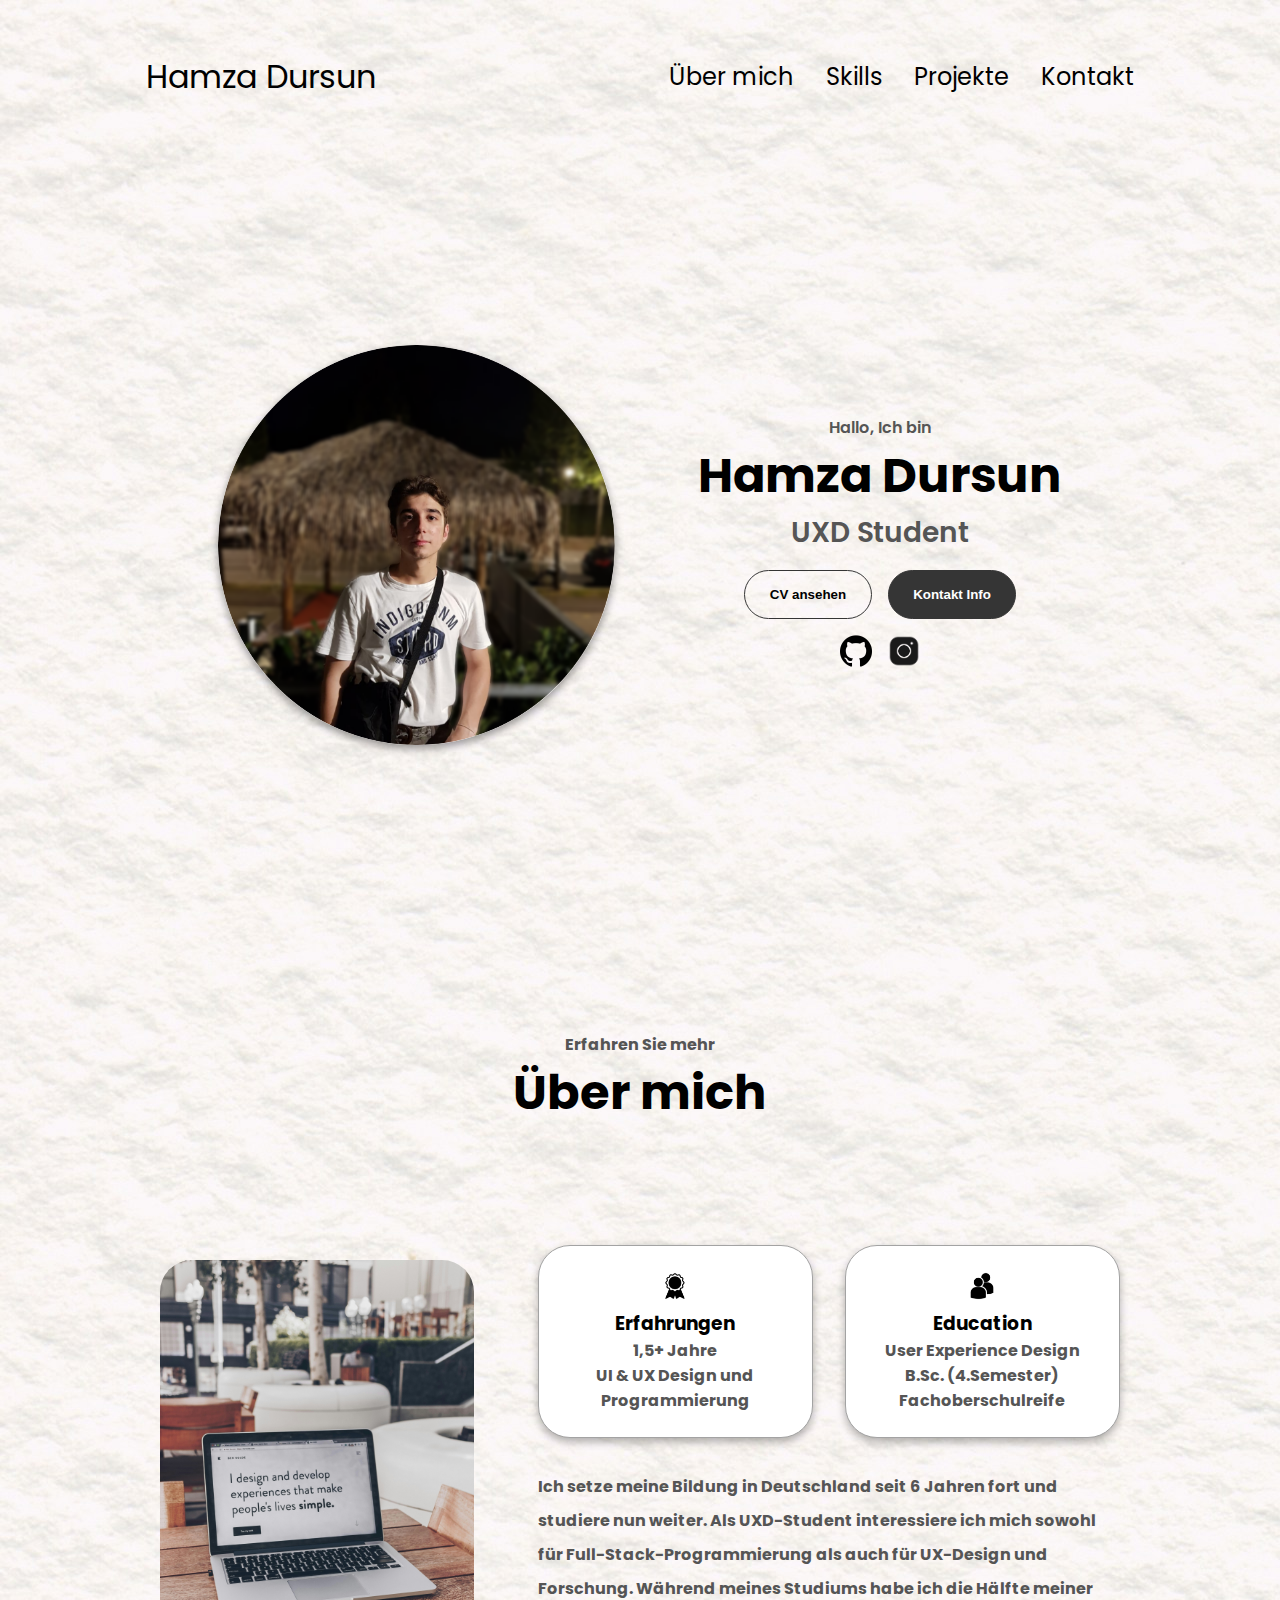
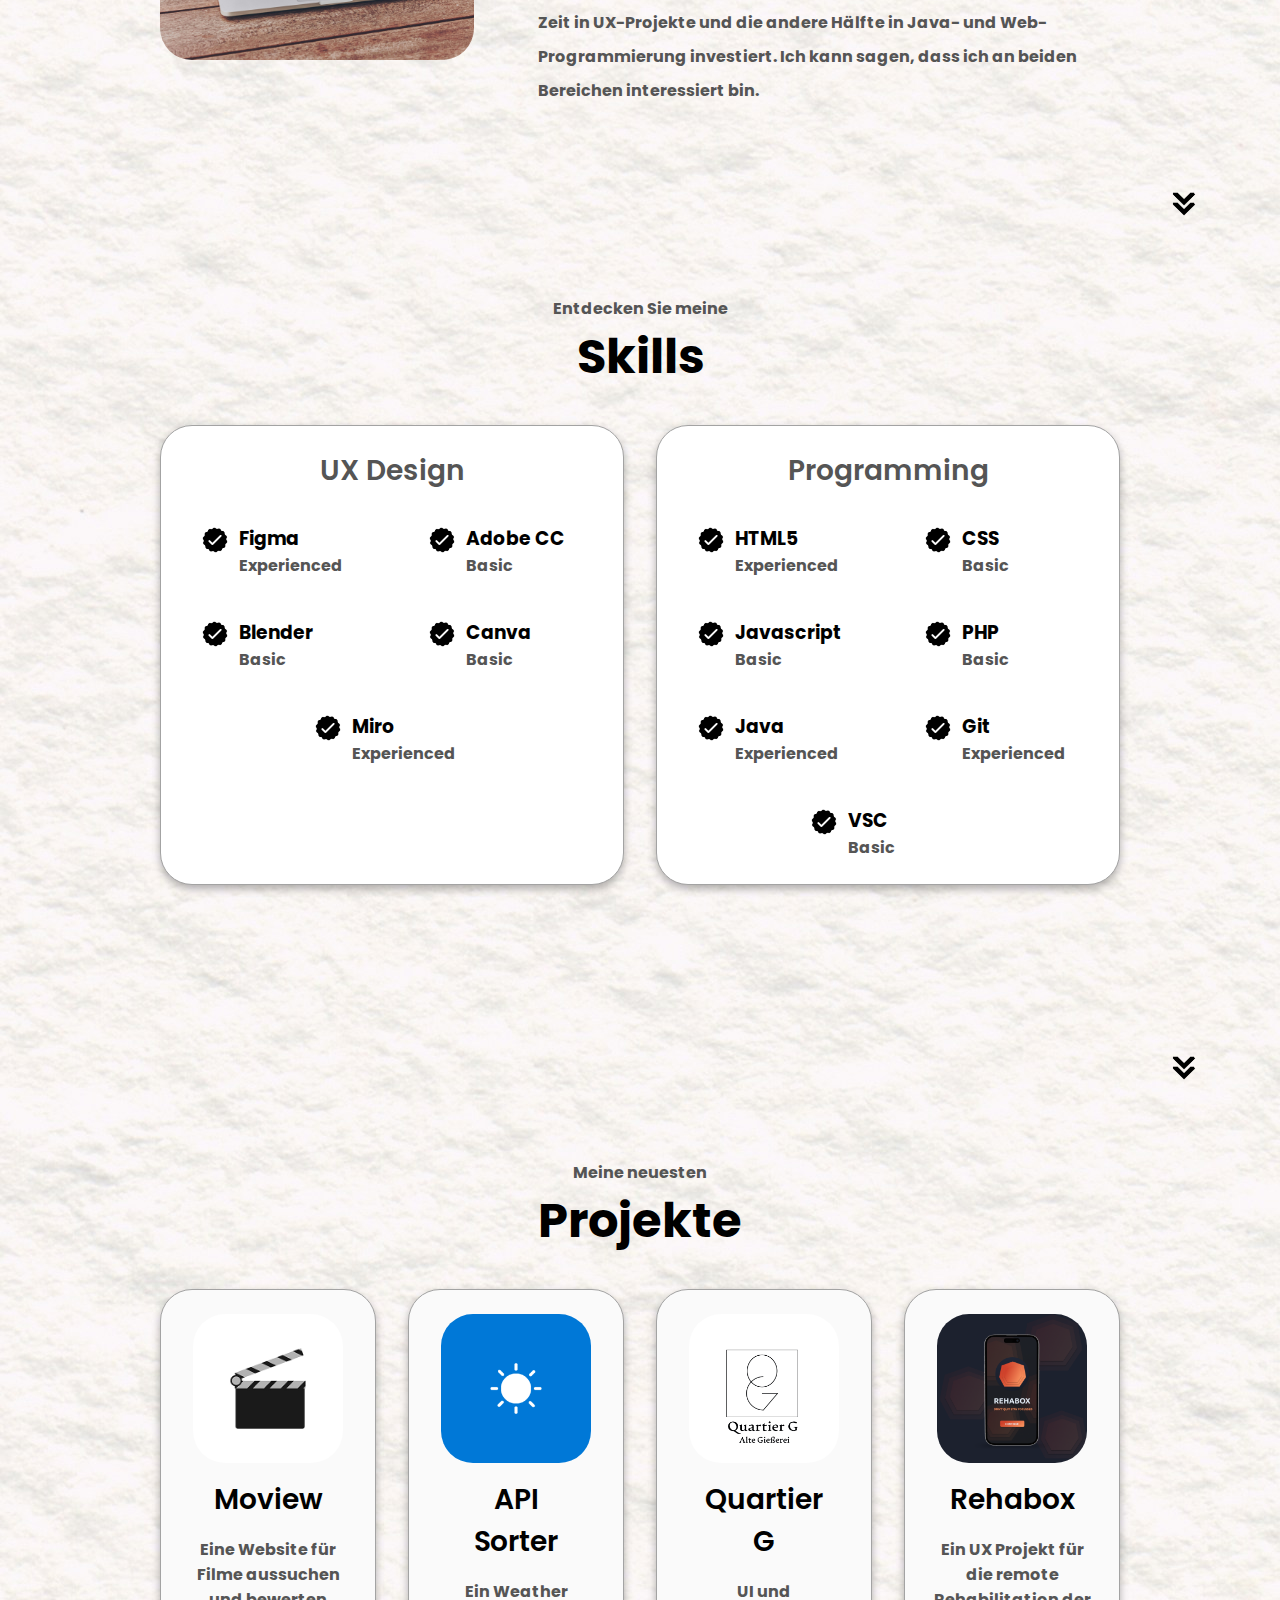
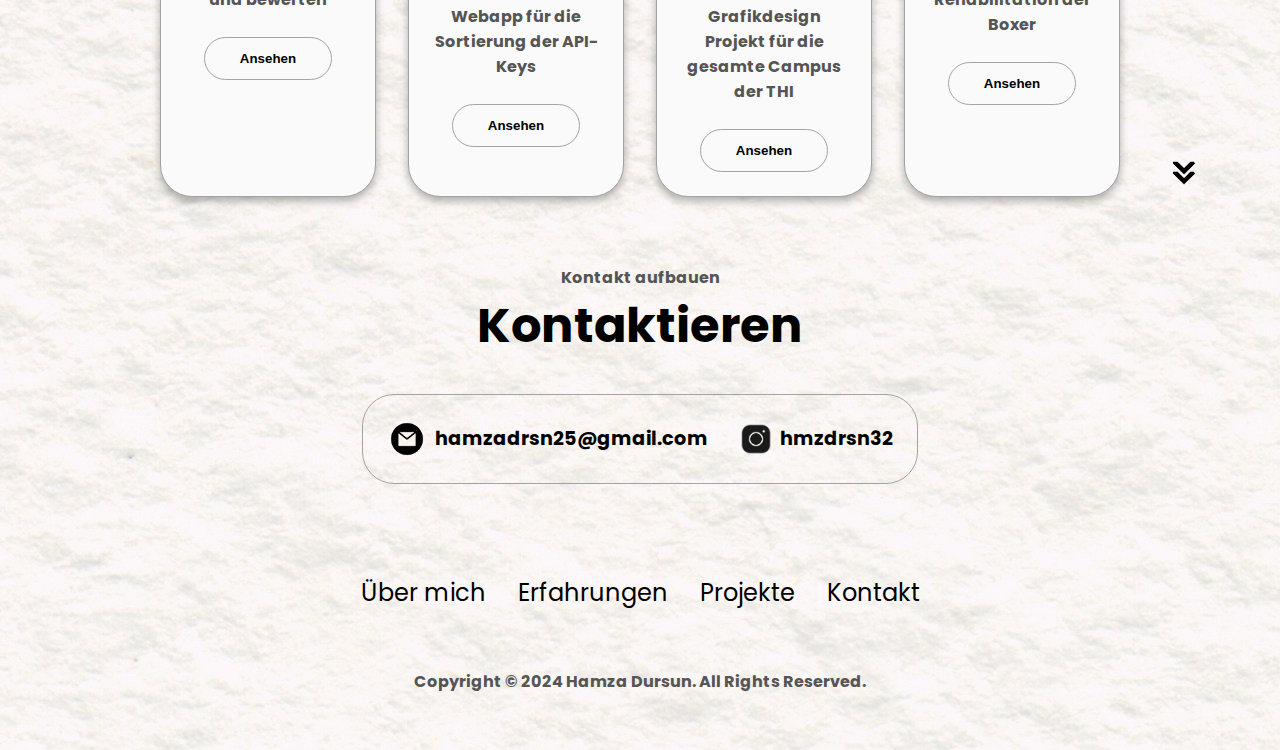
<file: index.html>
<!DOCTYPE html>
<html lang="en">
  <head>
    <meta charset="UTF-8" />
    <meta http-equiv="X-UA-Compatible" content="IE=edge" />
    <meta name="viewport" content="width=device-width, initial-scale=1.0" />
    <title>My Portfolio</title>
    <link rel="stylesheet" href="styles.css" />
    <link rel="stylesheet" href="mediaqueries.css" />
    <style>
      .background-image {
        background-image: url("assets/olga-thelavart-vS3idIiYxX0-unsplash.jpg");
      }
    </style>
  </head>
  <body>
    <div class="background-image">
      <nav id="desktop-nav">
        <div class="logo">Hamza Dursun</div>
        <div>
          <ul class="nav-links">
            <li><a href="#about">Über mich</a></li>
            <li><a href="#experience">Skills</a></li>
            <li><a href="#projects">Projekte</a></li>
            <li><a href="#contact">Kontakt</a></li>
          </ul>
        </div>
      </nav>
      <nav id="hamburger-nav">
        <div class="logo">Hamza Dursun</div>
        <div class="hamburger-menu">
          <div class="hamburger-icon" onclick="toggleMenu()">
            <span></span>
            <span></span>
            <span></span>
          </div>
          <div class="menu-links">
            <li><a href="#about" onclick="toggleMenu()">About</a></li>
            <li><a href="#experience" onclick="toggleMenu()">Experience</a></li>
            <li><a href="#projects" onclick="toggleMenu()">Projects</a></li>
            <li><a href="#contact" onclick="toggleMenu()">Contact</a></li>
          </div>
        </div>
      </nav>
      <section id="profile">
        <div class="section__pic-container">
          <img
            class="drop-shadow"
            src="./assets/hdpp.png"
            alt="Hamza Dursun profile picture"
          />
        </div>
        <div class="section__text">
          <p class="section__text__p1">Hallo, Ich bin</p>
          <h1 class="title">Hamza Dursun</h1>
          <p class="section__text__p2">UXD Student</p>
          <div class="btn-container">
            <button
              class="btn btn-color-2"
              onclick="window.open('./assets/CV-Hamza-Dursun.pdf')"
            >
              CV ansehen
            </button>
            <button
              class="btn btn-color-1"
              onclick="location.href='./#contact'"
            >
              Kontakt Info
            </button>
          </div>
          <div id="socials-container">
            <a href="https://github.com/hd2386" target="_blank">
              <img
                src="./assets/github.png"
                alt="My Github Profile"
                class="icon"
              />
            </a>
            <a
              href="https://www.instagram.com/hmzdrsn32?igsh=Z2JuY2h6b3B5d2Q1"
              target="_blank"
            >
              <img
                src="./assets/instalogo.png"
                alt="My Instagram Profile"
                class="icon"
              />
            </a>
          </div>
        </div>
      </section>
      <section id="about">
        <p class="section__text__p1">Erfahren Sie mehr</p>
        <h1 class="title">Über mich</h1>
        <div class="section-container">
          <div class="section__pic-container">
            <img
              src="assets/ben-kolde-bs2Ba7t69mM-unsplash.jpg"
              alt="Profile picture"
              class="about-pic"
            />
          </div>
          <div class="about-details-container">
            <div class="about-containers">
              <div class="details-container">
                <img
                  src="./assets/experience.png"
                  alt="Experience icon"
                  class="icon"
                />
                <h3>Erfahrungen</h3>
                <p>1,5+ Jahre <br />UI & UX Design und Programmierung</p>
              </div>
              <div class="details-container">
                <img
                  src="./assets/education.png"
                  alt="Education icon"
                  class="icon"
                />
                <h3>Education</h3>
                <p>
                  User Experience Design B.Sc. (4.Semester)<br />Fachoberschulreife
                </p>
              </div>
            </div>
            <div class="text-container">
              <p>
                Ich setze meine Bildung in Deutschland seit 6 Jahren fort und
                studiere nun weiter. Als UXD-Student interessiere ich mich
                sowohl für Full-Stack-Programmierung als auch für UX-Design und
                Forschung. Während meines Studiums habe ich die Hälfte meiner
                Zeit in UX-Projekte und die andere Hälfte in Java- und
                Web-Programmierung investiert. Ich kann sagen, dass ich an
                beiden Bereichen interessiert bin.
              </p>
            </div>
          </div>
        </div>
        <img
          src="./assets/arrow.png"
          alt="Arrow icon"
          class="icon arrow"
          onclick="location.href='./#experience'"
        />
      </section>
      <section id="experience">
        <p class="section__text__p1">Entdecken Sie meine</p>
        <h1 class="title">Skills</h1>
        <div class="experience-details-container">
          <div class="about-containers">
            <div class="details-container">
              <h2 class="experience-sub-title">UX Design</h2>
              <div class="article-container">
                <article>
                  <img
                    src="./assets/checkmark.png"
                    alt="Experience icon"
                    class="icon"
                  />
                  <div>
                    <h3>Figma</h3>
                    <p>Experienced</p>
                  </div>
                </article>
                <article>
                  <img
                    src="./assets/checkmark.png"
                    alt="Experience icon"
                    class="icon"
                  />
                  <div>
                    <h3>Adobe CC</h3>
                    <p>Basic</p>
                  </div>
                </article>
                <article>
                  <img
                    src="./assets/checkmark.png"
                    alt="Experience icon"
                    class="icon"
                  />
                  <div>
                    <h3>Blender</h3>
                    <p>Basic</p>
                  </div>
                </article>
                <article>
                  <img
                    src="./assets/checkmark.png"
                    alt="Experience icon"
                    class="icon"
                  />
                  <div>
                    <h3>Canva</h3>
                    <p>Basic</p>
                  </div>
                </article>
                <article>
                  <img
                    src="./assets/checkmark.png"
                    alt="Experience icon"
                    class="icon"
                  />
                  <div>
                    <h3>Miro</h3>
                    <p>Experienced</p>
                  </div>
                </article>
              </div>
            </div>
            <div class="details-container">
              <h2 class="experience-sub-title">Programming</h2>
              <div class="article-container">
                <article>
                  <img
                    src="./assets/checkmark.png"
                    alt="Experience icon"
                    class="icon"
                  />
                  <div>
                    <h3>HTML5</h3>
                    <p>Experienced</p>
                  </div>
                </article>
                <article>
                  <img
                    src="./assets/checkmark.png"
                    alt="Experience icon"
                    class="icon"
                  />
                  <div>
                    <h3>CSS</h3>
                    <p>Basic</p>
                  </div>
                </article>
                <article>
                  <img
                    src="./assets/checkmark.png"
                    alt="Experience icon"
                    class="icon"
                  />
                  <div>
                    <h3>Javascript</h3>
                    <p>Basic</p>
                  </div>
                </article>
                <article>
                  <img
                    src="./assets/checkmark.png"
                    alt="Experience icon"
                    class="icon"
                  />
                  <div>
                    <h3>PHP</h3>
                    <p>Basic</p>
                  </div>
                </article>
                <article>
                  <img
                    src="./assets/checkmark.png"
                    alt="Experience icon"
                    class="icon"
                  />
                  <div>
                    <h3>Java</h3>
                    <p>Experienced</p>
                  </div>
                </article>
                <article>
                  <img
                    src="./assets/checkmark.png"
                    alt="Experience icon"
                    class="icon"
                  />
                  <div>
                    <h3>Git</h3>
                    <p>Experienced</p>
                  </div>
                </article>
                <article>
                  <img
                    src="./assets/checkmark.png"
                    alt="Experience icon"
                    class="icon"
                  />
                  <div>
                    <h3>VSC</h3>
                    <p>Basic</p>
                  </div>
                </article>
              </div>
            </div>
          </div>
        </div>
        <img
          src="./assets/arrow.png"
          alt="Arrow icon"
          class="icon arrow"
          onclick="location.href='./#projects'"
        />
      </section>
      <section id="projects">
        <p class="section__text__p1">Meine neuesten</p>
        <h1 class="title">Projekte</h1>
        <div class="experience-details-container">
          <div class="about-containers">
            <div class="details-container color-container">
              <div class="article-container">
                <img
                  src="./assets/moview.jpg"
                  alt="Project 1"
                  class="project-img"
                />
              </div>
              <h2 class="experience-sub-title project-title">Moview</h2>
              <p>Eine Website für Filme aussuchen und bewerten</p>
              <br />
              <div class="btn-container">
                <button
                  class="btn btn-color-2 project-btn"
                  onclick="goToMoviewPage()"
                >
                  Ansehen
                </button>
              </div>
            </div>
            <div class="details-container color-container">
              <div class="article-container">
                <img
                  src="./assets/Weatherapi.png"
                  alt="Project 3"
                  class="project-img"
                />
              </div>
              <h2 class="experience-sub-title project-title">API Sorter</h2>
              <p>Ein Weather Webapp für die Sortierung der API-Keys</p>
              <br />
              <div class="btn-container">
                <button
                  class="btn btn-color-2 project-btn"
                  onclick="goToWeatherApiPage()"
                >
                  Ansehen
                </button>
              </div>
            </div>
            <div class="details-container color-container">
              <div class="article-container">
                <img
                  src="./assets/QGLogo.png"
                  alt="Project 1"
                  class="project-img"
                />
              </div>
              <h2 class="experience-sub-title project-title">Quartier G</h2>
              <p>UI und Grafikdesign Projekt für die gesamte Campus der THI</p>
              <br />
              <div class="btn-container">
                <button
                  class="btn btn-color-2 project-btn"
                  onclick="window.open('./assets/QGDoku.pdf')"
                >
                  Ansehen
                </button>
              </div>
            </div>
            <div class="details-container color-container">
              <div class="article-container">
                <img
                  src="./assets/rehabox.png"
                  alt="Project 2"
                  class="project-img"
                />
              </div>
              <h2 class="experience-sub-title project-title">Rehabox</h2>
              <p>Ein UX Projekt für die remote Rehabilitation der Boxer</p>
              <br />
              <div class="btn-container">
                <button
                  class="btn btn-color-2 project-btn"
                  onclick="window.open('./assets/RehaboxDoku.pdf')"
                >
                  Ansehen
                </button>
              </div>
            </div>
          </div>
        </div>
        <img
          src="./assets/arrow.png"
          alt="Arrow icon"
          class="icon arrow"
          onclick="location.href='./#contact'"
        />
      </section>
      <section id="contact">
        <p class="section__text__p1">Kontakt aufbauen</p>
        <h1 class="title">Kontaktieren</h1>
        <div class="contact-info-upper-container">
          <div class="contact-info-container">
            <img
              src="./assets/email.png"
              alt="Email icon"
              class="icon contact-icon email-icon"
            />
            <p>
              <a href="mailto:examplemail@gmail.com">hamzadrsn25@gmail.com</a>
            </p>
          </div>
          <div class="contact-info-container">
            <img
              src="./assets/instalogo.png"
              alt="LinkedIn icon"
              class="icon contact-icon"
            />
            <p>
              <a
                href="https://www.instagram.com/hmzdrsn32?igsh=Z2JuY2h6b3B5d2Q1"
                target="_blank"
                >hmzdrsn32</a
              >
            </p>
          </div>
        </div>
      </section>
      <footer>
        <nav>
          <div class="nav-links-container">
            <ul class="nav-links">
              <li><a href="#about">Über mich</a></li>
              <li><a href="#experience">Erfahrungen</a></li>
              <li><a href="#projects">Projekte</a></li>
              <li><a href="#contact">Kontakt</a></li>
            </ul>
          </div>
        </nav>
        <p>Copyright &#169; 2024 Hamza Dursun. All Rights Reserved.</p>
      </footer>
      <script src="script.js"></script>
    </div>
  </body>
</html>
</file>
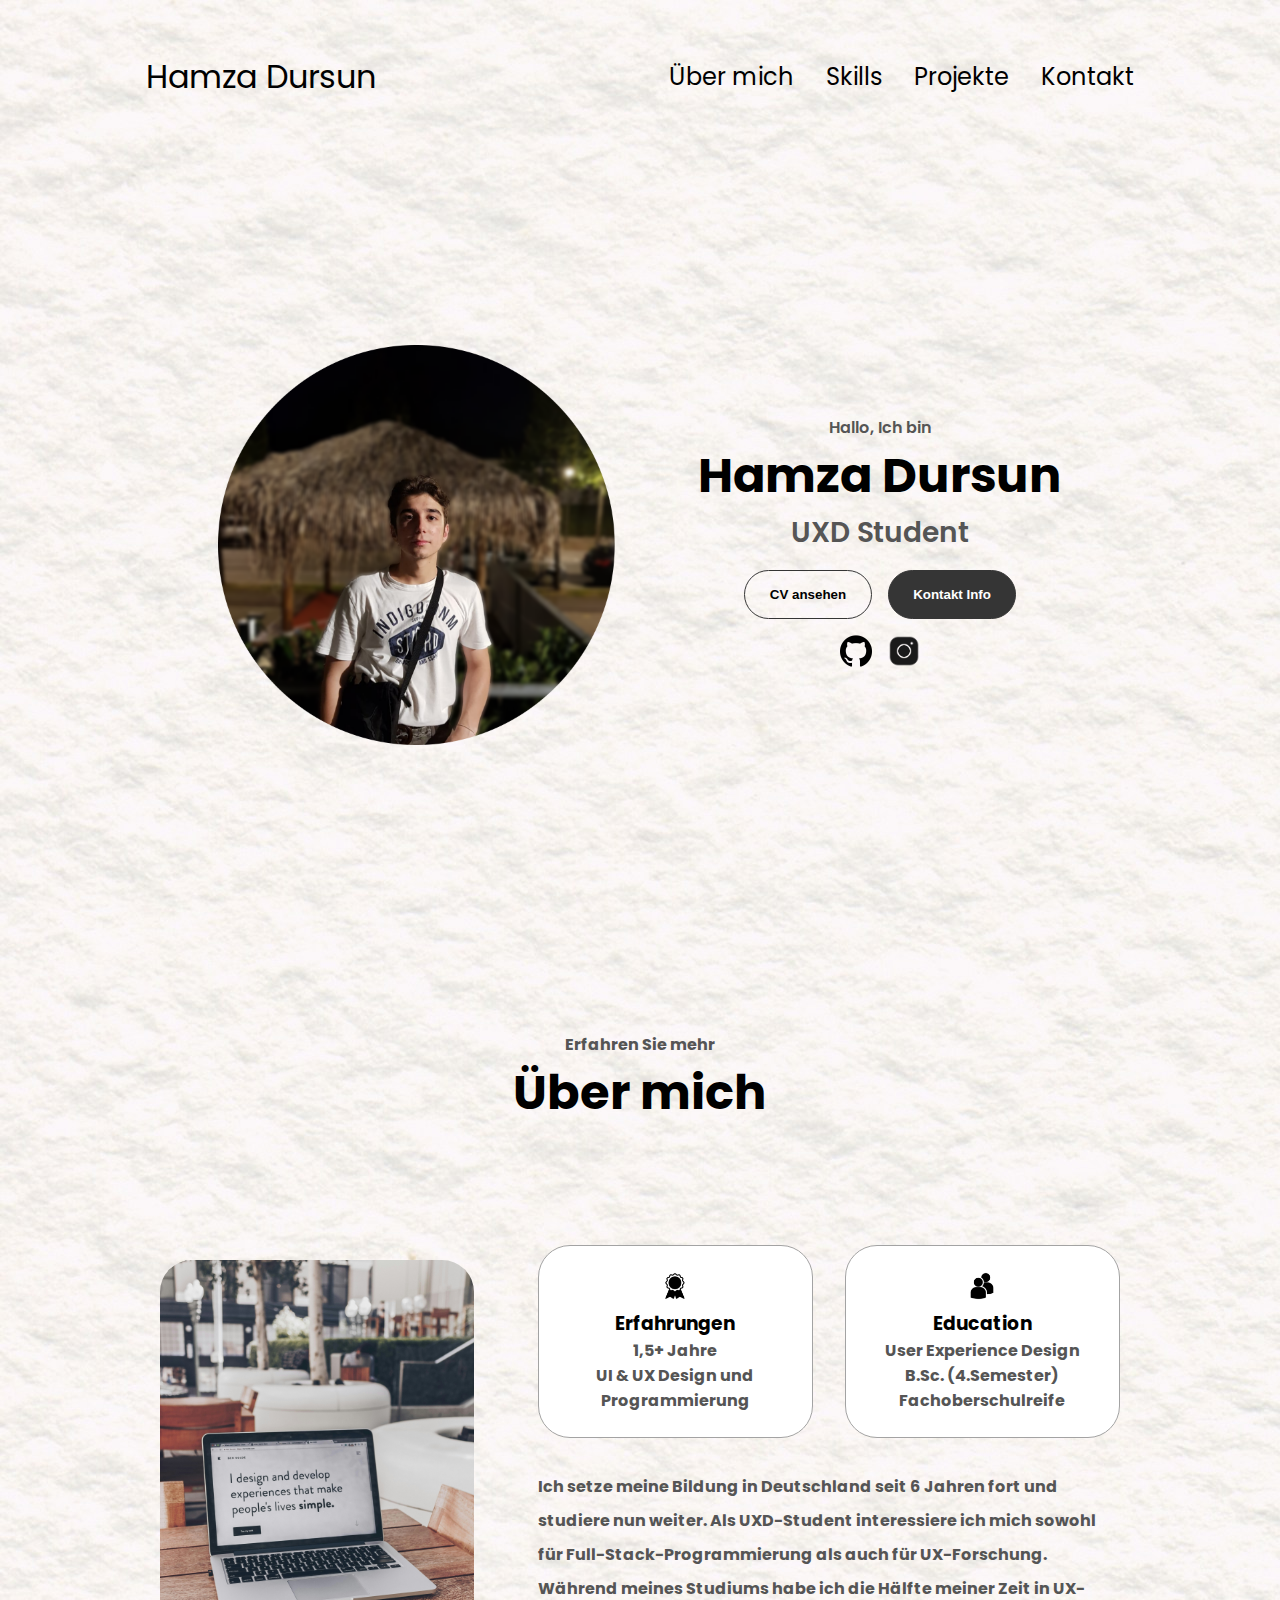
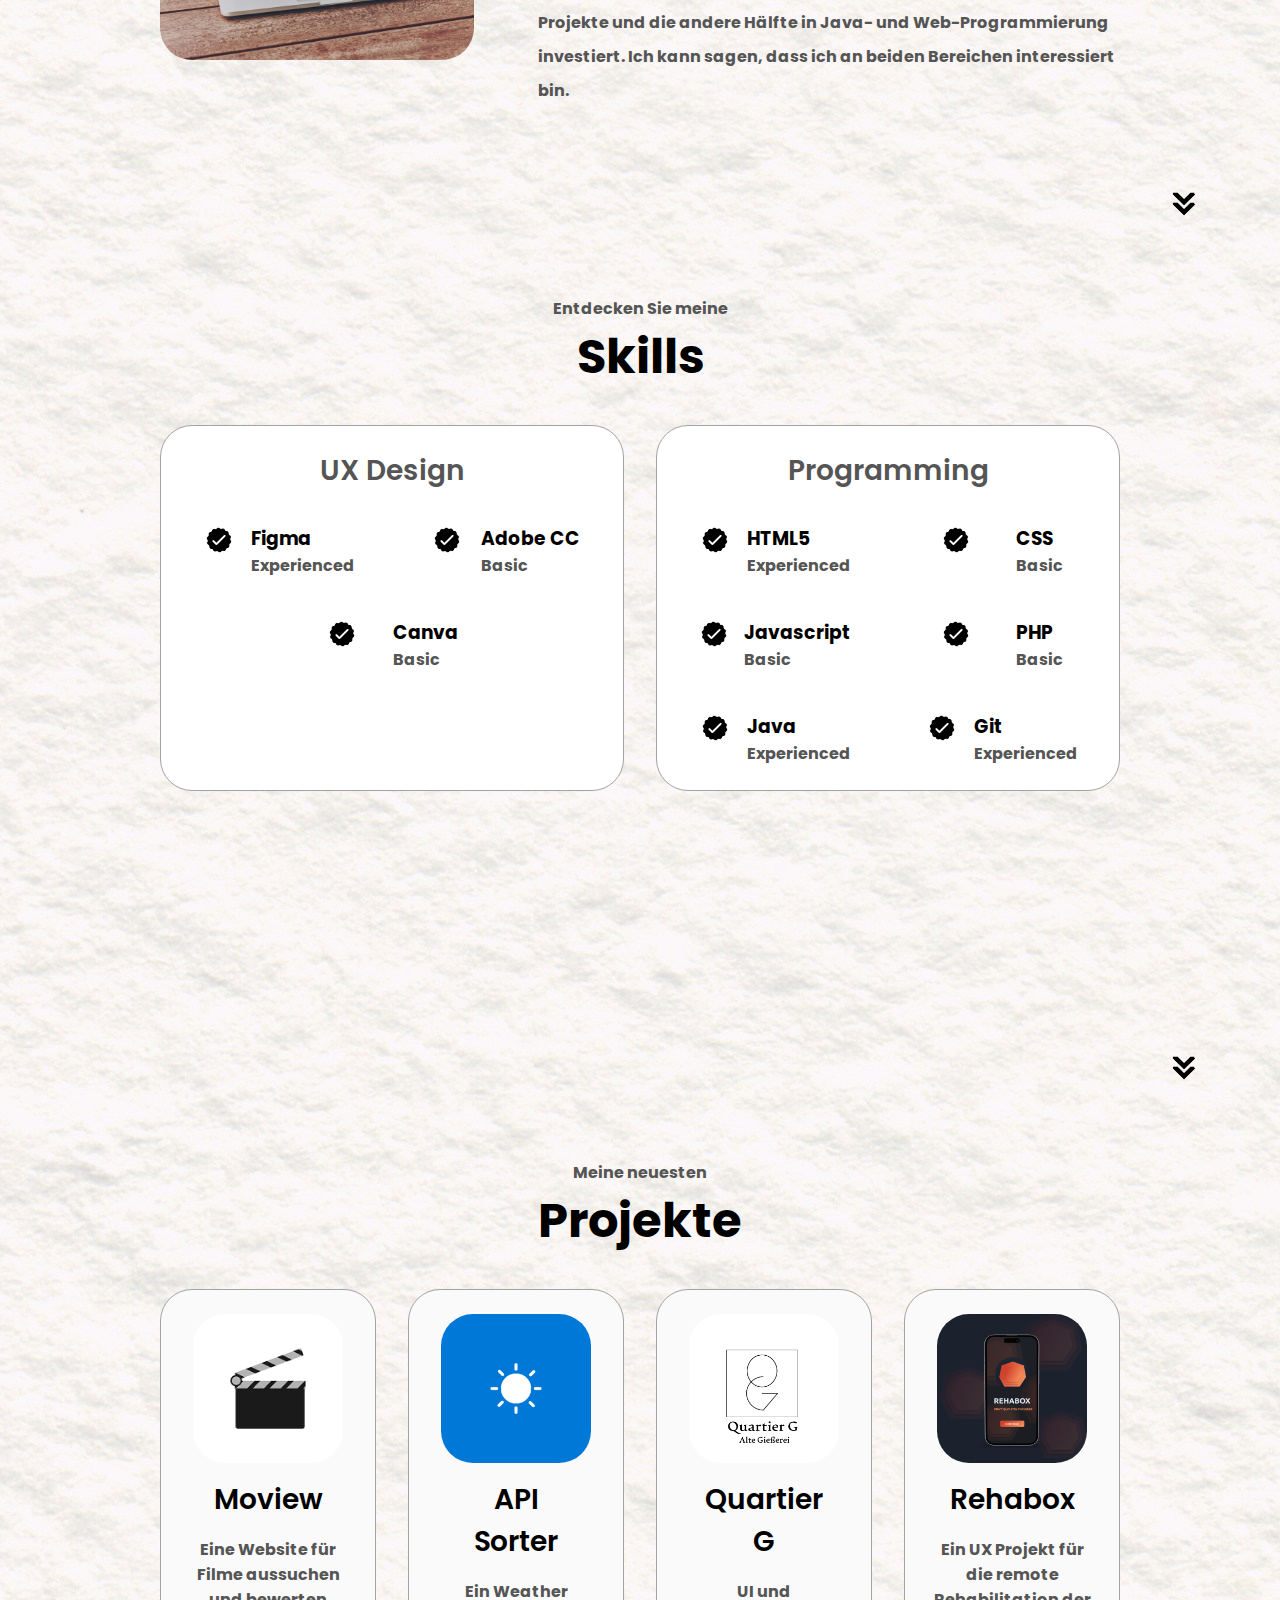
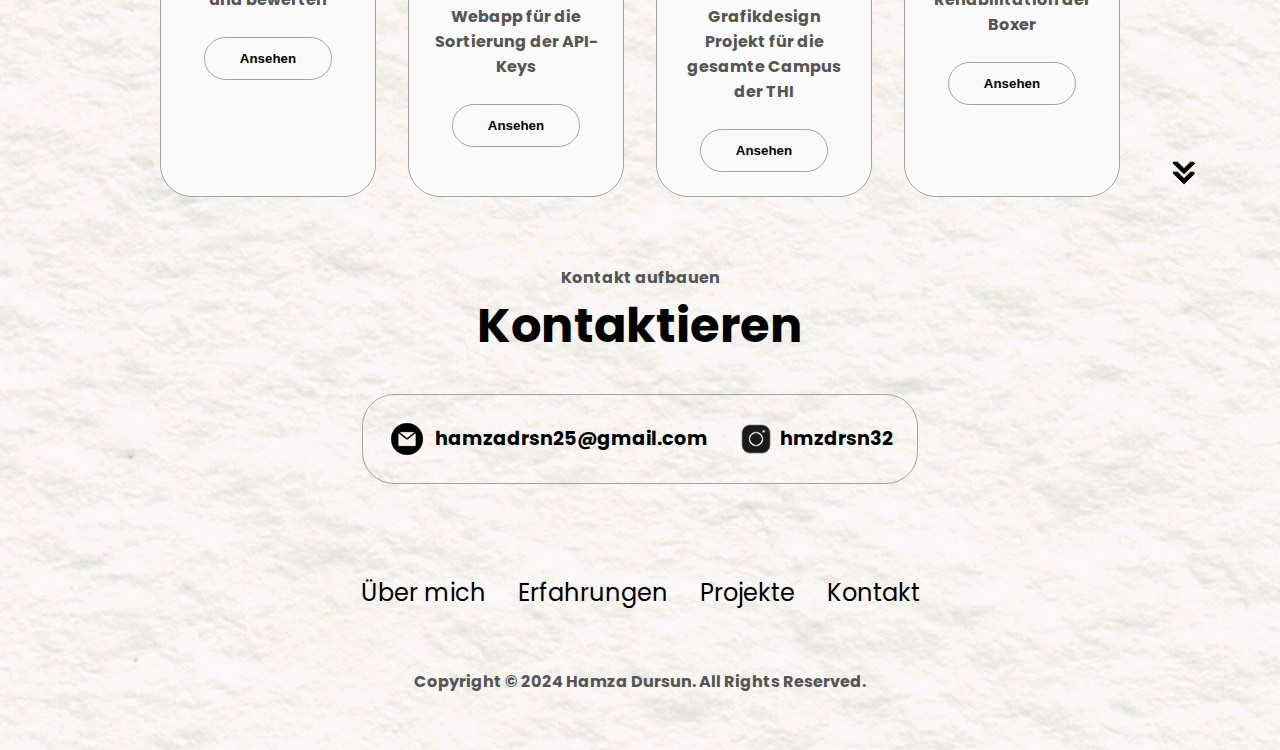
<file: Portfolio/index.html>
<!DOCTYPE html>
<html lang="en">
  <head>
    <meta charset="UTF-8" />
    <meta http-equiv="X-UA-Compatible" content="IE=edge" />
    <meta name="viewport" content="width=device-width, initial-scale=1.0" />
    <title>My Portfolio</title>
    <link rel="stylesheet" href="styles.css" />
    <link rel="stylesheet" href="mediaqueries.css" />
    <style>
      .background-image {
        background-image: url("assets/olga-thelavart-vS3idIiYxX0-unsplash.jpg");
      }
    </style>
  </head>
  <body>
    <div class="background-image">
      <nav id="desktop-nav">
        <div class="logo">Hamza Dursun</div>
        <div>
          <ul class="nav-links">
            <li><a href="#about">Über mich</a></li>
            <li><a href="#experience">Skills</a></li>
            <li><a href="#projects">Projekte</a></li>
            <li><a href="#contact">Kontakt</a></li>
          </ul>
        </div>
      </nav>
      <nav id="hamburger-nav">
        <div class="logo">Hamza Dursun</div>
        <div class="hamburger-menu">
          <div class="hamburger-icon" onclick="toggleMenu()">
            <span></span>
            <span></span>
            <span></span>
          </div>
          <div class="menu-links">
            <li><a href="#about" onclick="toggleMenu()">About</a></li>
            <li><a href="#experience" onclick="toggleMenu()">Experience</a></li>
            <li><a href="#projects" onclick="toggleMenu()">Projects</a></li>
            <li><a href="#contact" onclick="toggleMenu()">Contact</a></li>
          </div>
        </div>
      </nav>
      <section id="profile">
        <div class="section__pic-container">
          <img src="./assets/hdpp.png" alt="Hamza Dursun profile picture" />
        </div>
        <div class="section__text">
          <p class="section__text__p1">Hallo, Ich bin</p>
          <h1 class="title">Hamza Dursun</h1>
          <p class="section__text__p2">UXD Student</p>
          <div class="btn-container">
            <button
              class="btn btn-color-2"
              onclick="window.open('./assets/CV-Hamza-Dursun.pdf')"
            >
              CV ansehen
            </button>
            <button
              class="btn btn-color-1"
              onclick="location.href='./#contact'"
            >
              Kontakt Info
            </button>
          </div>
          <div id="socials-container">
            <a href="https://github.com/hd2386" target="_blank">
              <img
                src="./assets/github.png"
                alt="My Github Profile"
                class="icon"
              />
            </a>
            <a
              href="https://www.instagram.com/hmzdrsn32?igsh=Z2JuY2h6b3B5d2Q1"
              target="_blank"
            >
              <img
                src="./assets/instalogo.png"
                alt="My Instagram Profile"
                class="icon"
              />
            </a>
          </div>
        </div>
      </section>
      <section id="about">
        <p class="section__text__p1">Erfahren Sie mehr</p>
        <h1 class="title">Über mich</h1>
        <div class="section-container">
          <div class="section__pic-container">
            <img
              src="assets/ben-kolde-bs2Ba7t69mM-unsplash.jpg"
              alt="Profile picture"
              class="about-pic"
            />
          </div>
          <div class="about-details-container">
            <div class="about-containers">
              <div class="details-container">
                <img
                  src="./assets/experience.png"
                  alt="Experience icon"
                  class="icon"
                />
                <h3>Erfahrungen</h3>
                <p>1,5+ Jahre <br />UI & UX Design und Programmierung</p>
              </div>
              <div class="details-container">
                <img
                  src="./assets/education.png"
                  alt="Education icon"
                  class="icon"
                />
                <h3>Education</h3>
                <p>
                  User Experience Design B.Sc. (4.Semester)<br />Fachoberschulreife
                </p>
              </div>
            </div>
            <div class="text-container">
              <p>
                Ich setze meine Bildung in Deutschland seit 6 Jahren fort und
                studiere nun weiter. Als UXD-Student interessiere ich mich
                sowohl für Full-Stack-Programmierung als auch für UX-Forschung.
                Während meines Studiums habe ich die Hälfte meiner Zeit in
                UX-Projekte und die andere Hälfte in Java- und
                Web-Programmierung investiert. Ich kann sagen, dass ich an
                beiden Bereichen interessiert bin.
              </p>
            </div>
          </div>
        </div>
        <img
          src="./assets/arrow.png"
          alt="Arrow icon"
          class="icon arrow"
          onclick="location.href='./#experience'"
        />
      </section>
      <section id="experience">
        <p class="section__text__p1">Entdecken Sie meine</p>
        <h1 class="title">Skills</h1>
        <div class="experience-details-container">
          <div class="about-containers">
            <div class="details-container">
              <h2 class="experience-sub-title">UX Design</h2>
              <div class="article-container">
                <article>
                  <img
                    src="./assets/checkmark.png"
                    alt="Experience icon"
                    class="icon"
                  />
                  <div>
                    <h3>Figma</h3>
                    <p>Experienced</p>
                  </div>
                </article>
                <article>
                  <img
                    src="./assets/checkmark.png"
                    alt="Experience icon"
                    class="icon"
                  />
                  <div>
                    <h3>Adobe CC</h3>
                    <p>Basic</p>
                  </div>
                </article>
                <article>
                  <img
                    src="./assets/checkmark.png"
                    alt="Experience icon"
                    class="icon"
                  />
                  <div>
                    <h3>Canva</h3>
                    <p>Basic</p>
                  </div>
                </article>
              </div>
            </div>
            <div class="details-container">
              <h2 class="experience-sub-title">Programming</h2>
              <div class="article-container">
                <article>
                  <img
                    src="./assets/checkmark.png"
                    alt="Experience icon"
                    class="icon"
                  />
                  <div>
                    <h3>HTML5</h3>
                    <p>Experienced</p>
                  </div>
                </article>
                <article>
                  <img
                    src="./assets/checkmark.png"
                    alt="Experience icon"
                    class="icon"
                  />
                  <div>
                    <h3>CSS</h3>
                    <p>Basic</p>
                  </div>
                </article>
                <article>
                  <img
                    src="./assets/checkmark.png"
                    alt="Experience icon"
                    class="icon"
                  />
                  <div>
                    <h3>Javascript</h3>
                    <p>Basic</p>
                  </div>
                </article>
                <article>
                  <img
                    src="./assets/checkmark.png"
                    alt="Experience icon"
                    class="icon"
                  />
                  <div>
                    <h3>PHP</h3>
                    <p>Basic</p>
                  </div>
                </article>
                <article>
                  <img
                    src="./assets/checkmark.png"
                    alt="Experience icon"
                    class="icon"
                  />
                  <div>
                    <h3>Java</h3>
                    <p>Experienced</p>
                  </div>
                </article>
                <article>
                  <img
                    src="./assets/checkmark.png"
                    alt="Experience icon"
                    class="icon"
                  />
                  <div>
                    <h3>Git</h3>
                    <p>Experienced</p>
                  </div>
                </article>
              </div>
            </div>
          </div>
        </div>
        <img
          src="./assets/arrow.png"
          alt="Arrow icon"
          class="icon arrow"
          onclick="location.href='./#projects'"
        />
      </section>
      <section id="projects">
        <p class="section__text__p1">Meine neuesten</p>
        <h1 class="title">Projekte</h1>
        <div class="experience-details-container">
          <div class="about-containers">
            <div class="details-container color-container">
              <div class="article-container">
                <img
                  src="./assets/moview.jpg"
                  alt="Project 1"
                  class="project-img"
                />
              </div>
              <h2 class="experience-sub-title project-title">Moview</h2>
              <p>Eine Website für Filme aussuchen und bewerten</p>
              <br />
              <div class="btn-container">
                <button
                  class="btn btn-color-2 project-btn"
                  onclick="goToMoviewPage()"
                >
                  Ansehen
                </button>
              </div>
            </div>
            <div class="details-container color-container">
              <div class="article-container">
                <img
                  src="./assets/Weatherapi.png"
                  alt="Project 3"
                  class="project-img"
                />
              </div>
              <h2 class="experience-sub-title project-title">API Sorter</h2>
              <p>Ein Weather Webapp für die Sortierung der API-Keys</p>
              <br />
              <div class="btn-container">
                <button
                  class="btn btn-color-2 project-btn"
                  onclick="goToWeatherApiPage()"
                >
                  Ansehen
                </button>
              </div>
            </div>
            <div class="details-container color-container">
              <div class="article-container">
                <img
                  src="./assets/QGLogo.png"
                  alt="Project 1"
                  class="project-img"
                />
              </div>
              <h2 class="experience-sub-title project-title">Quartier G</h2>
              <p>UI und Grafikdesign Projekt für die gesamte Campus der THI</p>
              <br />
              <div class="btn-container">
                <button
                  class="btn btn-color-2 project-btn"
                  onclick="window.open('./assets/QGDoku.pdf')"
                >
                  Ansehen
                </button>
              </div>
            </div>
            <div class="details-container color-container">
              <div class="article-container">
                <img
                  src="./assets/rehabox.png"
                  alt="Project 2"
                  class="project-img"
                />
              </div>
              <h2 class="experience-sub-title project-title">Rehabox</h2>
              <p>Ein UX Projekt für die remote Rehabilitation der Boxer</p>
              <br />
              <div class="btn-container">
                <button
                  class="btn btn-color-2 project-btn"
                  onclick="window.open('./assets/RehaboxDoku.pdf')"
                >
                  Ansehen
                </button>
              </div>
            </div>
          </div>
        </div>
        <img
          src="./assets/arrow.png"
          alt="Arrow icon"
          class="icon arrow"
          onclick="location.href='./#contact'"
        />
      </section>
      <section id="contact">
        <p class="section__text__p1">Kontakt aufbauen</p>
        <h1 class="title">Kontaktieren</h1>
        <div class="contact-info-upper-container">
          <div class="contact-info-container">
            <img
              src="./assets/email.png"
              alt="Email icon"
              class="icon contact-icon email-icon"
            />
            <p>
              <a href="mailto:examplemail@gmail.com">hamzadrsn25@gmail.com</a>
            </p>
          </div>
          <div class="contact-info-container">
            <img
              src="./assets/instalogo.png"
              alt="LinkedIn icon"
              class="icon contact-icon"
            />
            <p>
              <a
                href="https://www.instagram.com/hmzdrsn32?igsh=Z2JuY2h6b3B5d2Q1"
                target="_blank"
                >hmzdrsn32</a
              >
            </p>
          </div>
        </div>
      </section>
      <footer>
        <nav>
          <div class="nav-links-container">
            <ul class="nav-links">
              <li><a href="#about">Über mich</a></li>
              <li><a href="#experience">Erfahrungen</a></li>
              <li><a href="#projects">Projekte</a></li>
              <li><a href="#contact">Kontakt</a></li>
            </ul>
          </div>
        </nav>
        <p>Copyright &#169; 2024 Hamza Dursun. All Rights Reserved.</p>
      </footer>
      <script src="script.js"></script>
    </div>
  </body>
</html>
</file>
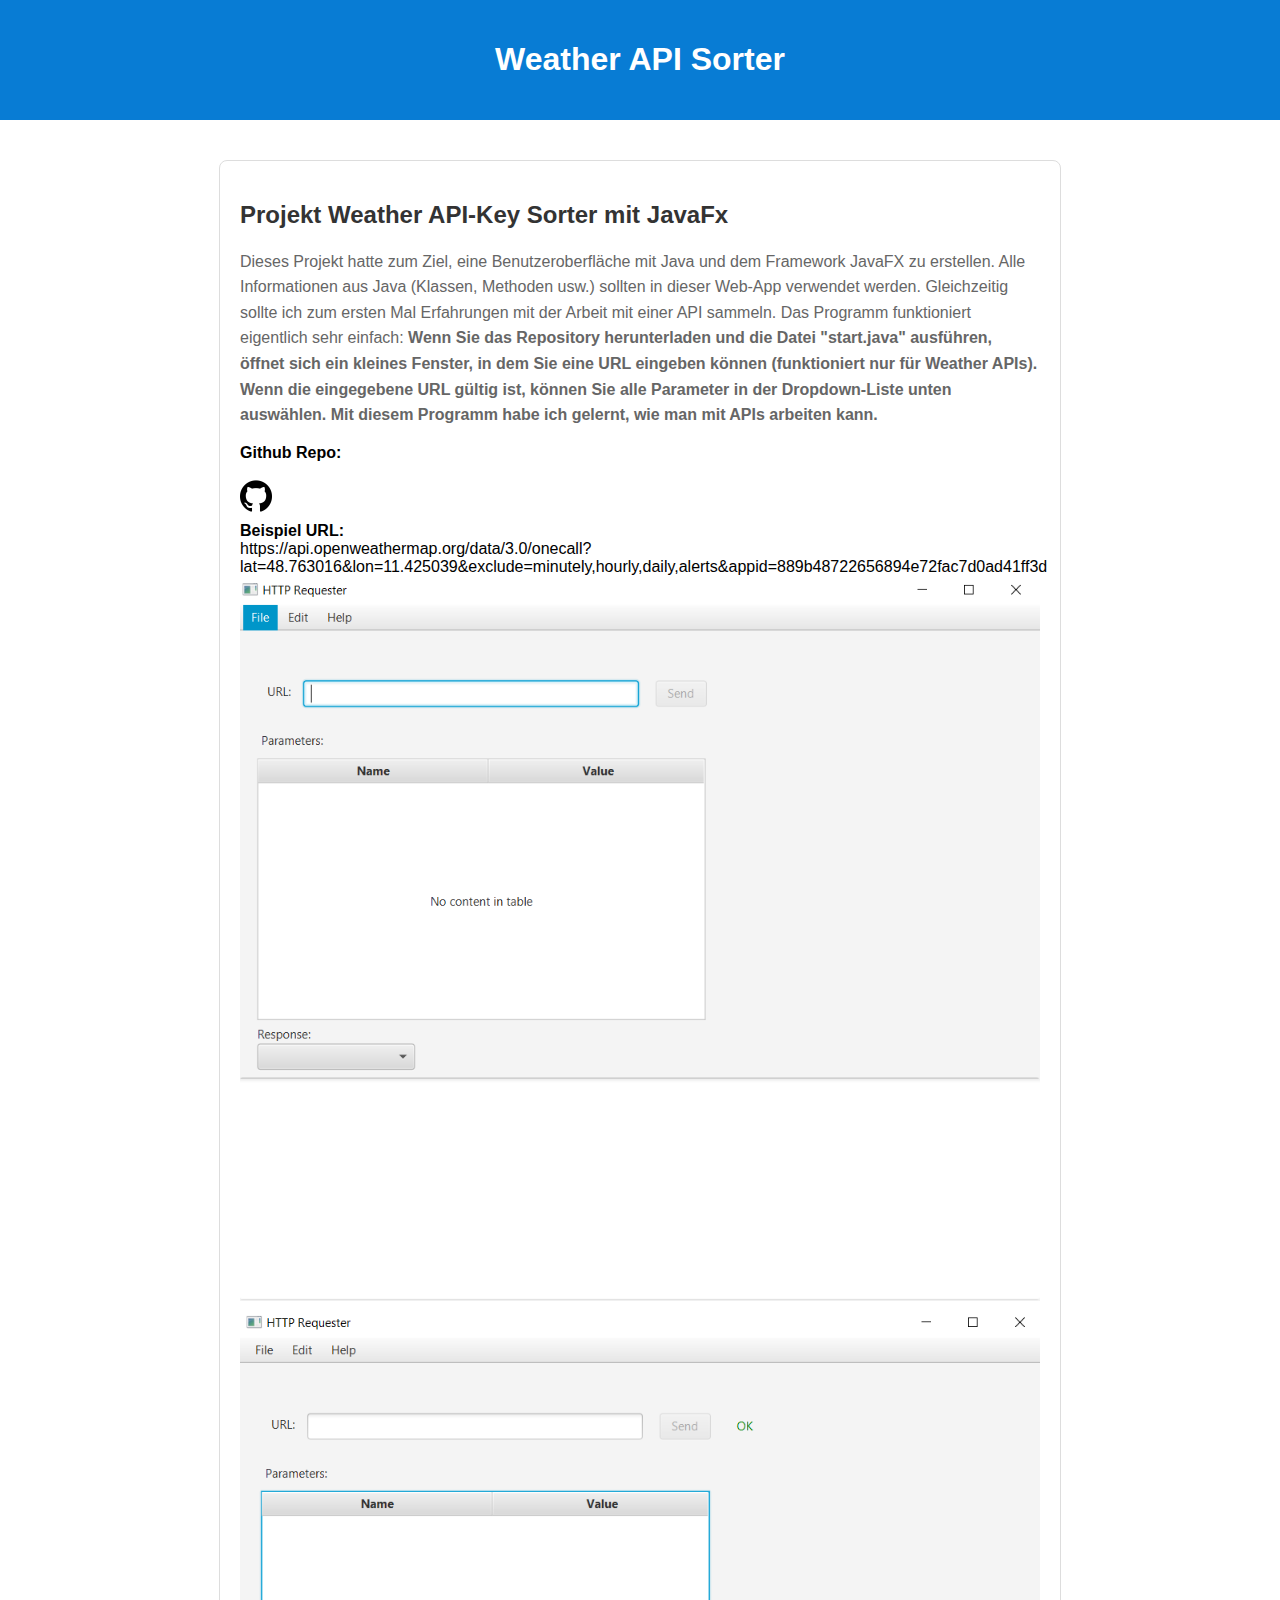
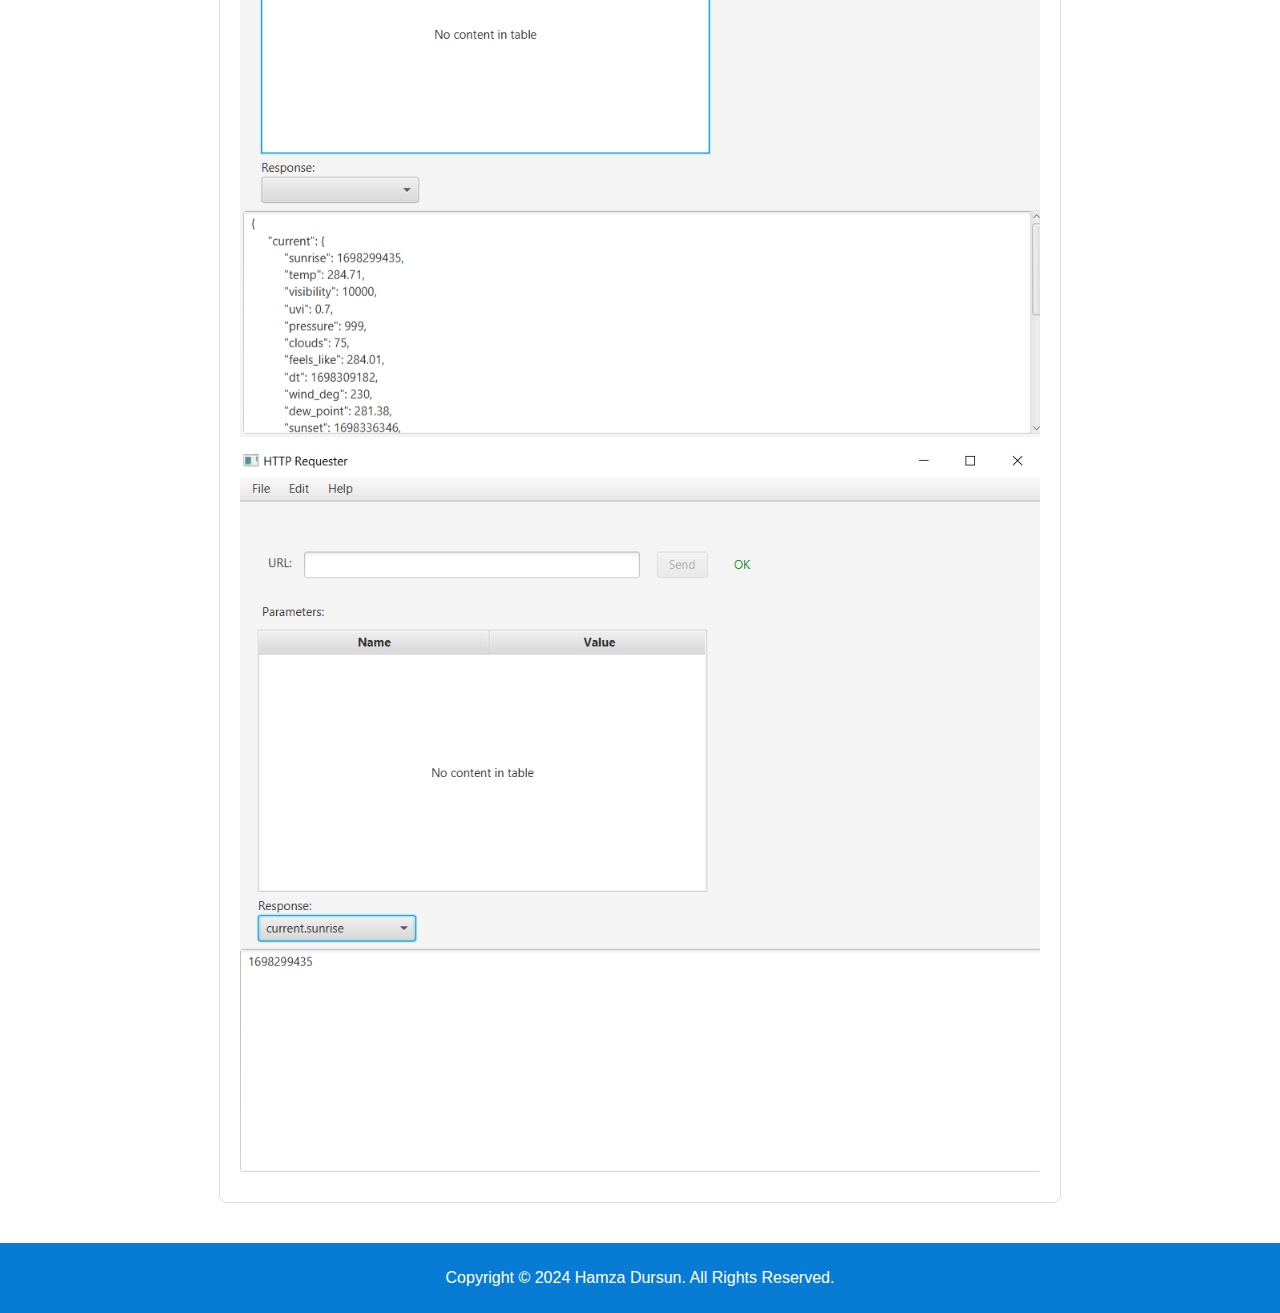
<file: WeatherApp/WeatherAPISorter.html>
<!DOCTYPE html>
<html lang="en">
  <head>
    <meta charset="UTF-8" />
    <meta name="viewport" content="width=device-width, initial-scale=1.0" />
    <title>Weather API Sorter</title>
    <link rel="stylesheet" href="weatheraapp.css" />
  </head>
  <body>
    <header>
      <h1>Weather API Sorter</h1>
    </header>
    <main>
      <article>
        <h2>Projekt Weather API-Key Sorter mit JavaFx</h2>
        <p>
          Dieses Projekt hatte zum Ziel, eine Benutzeroberfläche mit Java und
          dem Framework JavaFX zu erstellen. Alle Informationen aus Java
          (Klassen, Methoden usw.) sollten in dieser Web-App verwendet werden.
          Gleichzeitig sollte ich zum ersten Mal Erfahrungen mit der Arbeit mit
          einer API sammeln. Das Programm funktioniert eigentlich sehr einfach:
          <strong
            >Wenn Sie das Repository herunterladen und die Datei "start.java"
            ausführen, öffnet sich ein kleines Fenster, in dem Sie eine URL
            eingeben können (funktioniert nur für Weather APIs). Wenn die
            eingegebene URL gültig ist, können Sie alle Parameter in der
            Dropdown-Liste unten auswählen. Mit diesem Programm habe ich
            gelernt, wie man mit APIs arbeiten kann.</strong
          >
        </p>
        <strong>Github Repo:</strong>
        <br /><br />
        <a href="https://github.com/hd2386/Weather-API-Sorter" target="_blank">
          <img src="github.png" alt="Github WeatherAPI" class="icon" />
        </a>
        <strong>Beispiel URL: </strong>
        <br />
        https://api.openweathermap.org/data/3.0/onecall?lat=48.763016&lon=11.425039&exclude=minutely,hourly,daily,alerts&appid=889b48722656894e72fac7d0ad41ff3d

        <!-- Ekran görüntüleri buraya eklenebilir -->
        <img src="SS1.png" alt="Screenshot 1" />
        <img src="SS2.png" alt="Screenshot 2" />
        <img src="SS3.png" alt="Screenshot 3" />
      </article>
    </main>
    <footer>
      <p>Copyright &#169; 2024 Hamza Dursun. All Rights Reserved.</p>
    </footer>
  </body>
</html>
</file>
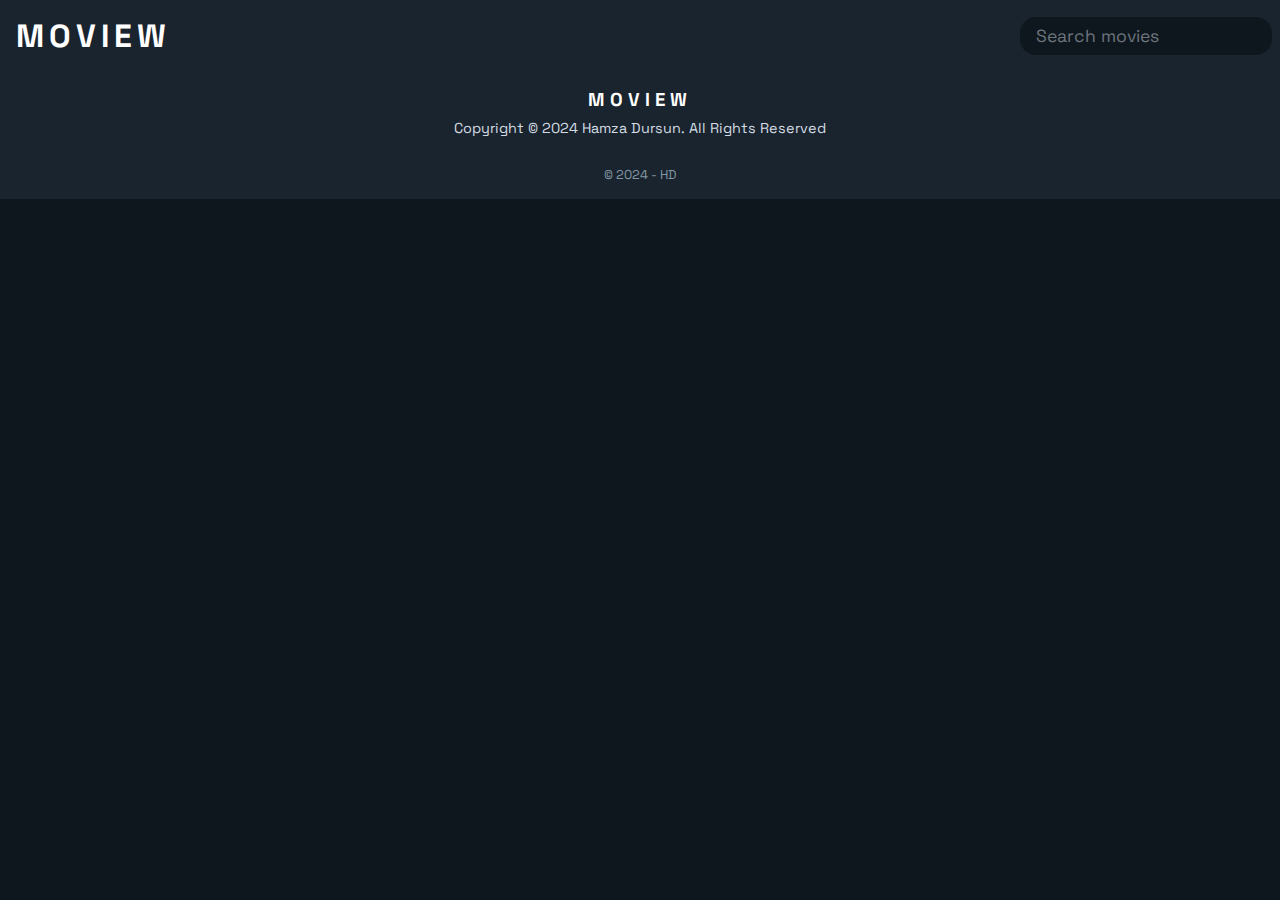
<file: Portfolio/MovieApp/moview.html>
<!DOCTYPE html>
<html lang="en">
  <head>
    <meta charset="UTF-8" />
    <meta http-equiv="X-UA-Compatible" content="IE=edge" />
    <meta name="viewport" content="width=device-width, initial-scale=1.0" />
    <!--Font Awesome-->
    <link
      rel="stylesheet"
      href="https://cdnjs.cloudflare.com/ajax/libs/font-awesome/6.1.2/css/all.min.css"
      integrity="sha512-1sCRPdkRXhBV2PBLUdRb4tMg1w2YPf37qatUFeS7zlBy7jJI8Lf4VHwWfZZfpXtYSLy85pkm9GaYVYMfw5BC1A=="
      crossorigin="anonymous"
      referrerpolicy="no-referrer"
    />
    <!--Custom CSS-->
    <link rel="stylesheet" href="movieapp.css" />
    <!--Script-->
    <script src="movieapp.js" defer></script>
    <title>Moview</title>
  </head>
  <body>
    <header>
      <h1>MOVIEW</h1>
      <form id="form">
        <input
          autocomplete="off"
          type="text"
          class="search"
          placeholder="Search movies"
          id="search"
        />
      </form>
    </header>
    <main id="main">
      <!-- <div class="movie">
        <img
          src="https://media.istockphoto.com/vectors/movie-time-vector-illustration-cinema-poster-concept-on-red-round-vector-id911590226?k=20&m=911590226&s=612x612&w=0&h=HlJtSKF-fLsKFy1QJ-EVnxXkktBKNS-3jUQPXsSasYs="
          alt="Movie Image"
        />
        <div class="movie-info">
          <h3>Movie Title</h3>
          <span class="green">9.6</span>
        </div>
        <div class="overview">
          <h3>Overview</h3>
          <p>
            Lorem ipsum dolor sit amet, consectetur adipisicing elit. Suscipit
            expedita tempora illum. Officia in dolore blanditiis aliquid
            delectus, ratione facere dolorem fugit debitis vitae maiores
            voluptates molestiae animi praesentium commodi.
          </p>
        </div>
      </div> -->
    </main>

    <footer>
      <h3>MOVIEW</h3>
      <ul>
        <li>
          <p>Copyright &#169; 2024 Hamza Dursun. All Rights Reserved</p>
        </li>
      </ul>
      <small>© 2024 - HD</small>
    </footer>
  </body>
</html>
</file>
<file: styles.css>
/* GENERAL */

@import url("https://fonts.googleapis.com/css2?family=Poppins:wght@300;400;500;600&display=swap");

* {
  margin: 0;
  padding: 0;
}

body {
  font-family: "Poppins", sans-serif;
}

html {
  scroll-behavior: smooth;
}

p {
  color: rgb(85, 85, 85);
  font-weight: bold;
}

/* TRANSITION */

a,
.btn {
  transition: all 300ms ease;
}

/* DESKTOP NAV */

nav,
.nav-links {
  display: flex;
}

nav {
  justify-content: space-around;
  align-items: center;
  height: 17vh;
}

.nav-links {
  gap: 2rem;
  list-style: none;
  font-size: 1.5rem;
}

a {
  color: black;
  text-decoration: none;
}

a:hover {
  color: grey;
  text-decoration: underline;
  text-underline-offset: 1rem;
  text-decoration-color: rgb(181, 181, 181);
}

.logo {
  font-size: 2rem;
}

.logo:hover {
  cursor: default;
}

/* HAMBURGER MENU */

#hamburger-nav {
  display: none;
}

.hamburger-menu {
  position: relative;
  display: inline-block;
}

.hamburger-icon {
  display: flex;
  flex-direction: column;
  justify-content: space-between;
  height: 24px;
  width: 30px;
  cursor: pointer;
}

.hamburger-icon span {
  width: 100%;
  height: 2px;
  background-color: black;
  transition: all 0.3 ease-in-out;
}

.menu-links {
  position: absolute;
  top: 100%;
  right: 0;
  background-color: white;
  width: fit-content;
  max-height: 0;
  overflow: hidden;
  transition: all 0.3 ease-in-out;
}

.menu-links a {
  display: block;
  padding: 10px;
  text-align: center;
  font-size: 1.5rem;
  color: black;
  text-decoration: none;
  transition: all 0.3 ease-in-out;
}

.menu-links li {
  list-style: none;
}

.menu-links.open {
  max-height: 300px;
}

.hamburger-icon.open span:first-child {
  transform: rotate(45deg) translate(10px, 5px);
}

.hamburger-icon.open span:nth-child(2) {
  opacity: 0;
}

.hamburger-icon.open span:last-child {
  transform: rotate(-45deg) translate(10px, -5px);
}

.hamburger-icon span:first-child {
  transform: none;
}

.hamburger-icon span:first-child {
  opacity: 1;
}

.hamburger-icon span:first-child {
  transform: none;
}

/* SECTIONS */

section {
  padding-top: 4vh;
  height: 96vh;
  margin: 0 10rem;
  box-sizing: border-box;
  min-height: fit-content;
}

.section-container {
  display: flex;
}

/* PROFILE SECTION */

#profile {
  display: flex;
  justify-content: center;
  gap: 5rem;
  height: 80vh;
}

.section__pic-container {
  display: flex;
  height: 400px;
  width: 400px;
  margin: auto 0;
  border-radius: 50%;
}
.drop-shadow {
  border-radius: 50%;
  box-shadow: 0 4px 8px rgba(0, 0, 0, 0.4); /* X offset, Y offset, Blur radius, Shadow color */
}

.section__text {
  align-self: center;
  text-align: center;
}

.section__text p {
  font-weight: 600;
}

.section__text__p1 {
  text-align: center;
}

.section__text__p2 {
  font-size: 1.75rem;
  margin-bottom: 1rem;
}

.title {
  font-size: 3rem;
  text-align: center;
}

#socials-container {
  display: flex;
  justify-content: center;
  margin-top: 1rem;
  gap: 1rem;
}

/* ICONS */

.icon {
  cursor: pointer;
  height: 2rem;
}

/* BUTTONS */

.btn-container {
  display: flex;
  justify-content: center;
  gap: 1rem;
}

.btn {
  font-weight: 600;
  transition: all 300ms ease;
  padding: 1rem;
  width: 8rem;
  border-radius: 2rem;
}

.btn-color-1,
.btn-color-2 {
  border: rgb(53, 53, 53) 0.1rem solid;
}

.btn-color-1:hover,
.btn-color-2:hover {
  cursor: pointer;
}

.btn-color-1,
.btn-color-2:hover {
  background: rgb(53, 53, 53);
  color: white;
}

.btn-color-1:hover {
  background: rgb(0, 0, 0);
}

.btn-color-2 {
  background: none;
}

.btn-color-2:hover {
  border: rgb(255, 255, 255) 0.1rem solid;
}

.btn-container {
  gap: 1rem;
}

/* ABOUT SECTION */

#about {
  position: relative;
}

.about-containers {
  gap: 2rem;
  margin-bottom: 2rem;
  margin-top: 2rem;
}

.about-details-container {
  justify-content: center;
  flex-direction: column;
}

.about-containers,
.about-details-container {
  display: flex;
}

.about-pic {
  border-radius: 2rem;
}

.arrow {
  position: absolute;
  right: -5rem;
  bottom: 2.5rem;
}

.details-container {
  padding: 1.5rem;
  flex: 1;
  background: white;
  border-radius: 2rem;
  border: rgb(53, 53, 53) 0.1rem solid;
  border-color: rgb(163, 163, 163);
  text-align: center;
  box-shadow: 0 4px 8px rgba(0, 0, 0, 0.3); /* X offset, Y offset, Blur radius, Shadow color */
}

.section-container {
  gap: 4rem;
  height: 80%;
}

.section__pic-container {
  height: 400px;
  width: 400px;
  margin: auto 0;
}
.text-container {
  font-weight: bold;
  line-height: 34px;
}

/* FSECTION */

#experience {
  position: relative;
}

.experience-sub-title {
  color: rgb(85, 85, 85);
  font-weight: 600;
  font-size: 1.75rem;
  margin-bottom: 2rem;
}

.experience-details-container {
  display: flex;
  justify-content: center;
  flex-direction: column;
}

.article-container {
  display: flex;
  text-align: initial;
  flex-wrap: wrap;
  flex-direction: row;
  gap: 2.5rem;
  justify-content: space-around;
}

article {
  display: flex;
  width: 10rem;
  gap: 0.5rem;
}

article .icon {
  cursor: default;
}

/* PROJECTS SECTION */

#projects {
  position: relative;
}

.color-container {
  border-color: rgb(163, 163, 163);
  background: rgb(250, 250, 250);
}

.project-img {
  border-radius: 2rem;
  width: 90%;
  height: 90%;
}

.project-title {
  margin: 1rem;
  color: black;
}

.project-btn {
  color: black;
  border-color: rgb(163, 163, 163);
  padding: 0.8rem;
}
.article-container-prj {
  display: flex;
  text-align: initial;
  flex-wrap: wrap;
  flex-direction: row;
  gap: 2.5rem;
  justify-content: space-around;
  color: aqua;
}

/* CONTACT */

#contact {
  display: flex;
  justify-content: center;
  flex-direction: column;
  height: 70vh;
}

.contact-info-upper-container {
  display: flex;
  justify-content: center;
  border-radius: 2rem;
  border: rgb(53, 53, 53) 0.1rem solid;
  border-color: rgb(163, 163, 163);
  background: (250, 250, 250);
  margin: 2rem auto;
  padding: 0.5rem;
}

.contact-info-container {
  display: flex;
  align-items: center;
  justify-content: center;
  gap: 0.5rem;
  margin: 1rem;
}

.contact-info-container p {
  font-size: larger;
}

.contact-icon {
  cursor: default;
}

.email-icon {
  height: 2.5rem;
}

/* FOOTER SECTION */

footer {
  height: 26vh;
  margin: 0 1rem;
}

footer p {
  text-align: center;
}
</file>
<file: mediaqueries.css>
@media screen and (max-width: 1400px) {
  #profile {
    height: 83vh;
    margin-bottom: 6rem;
  }
  .about-containers {
    flex-wrap: wrap;
  }
  #contact,
  #projects {
    height: fit-content;
  }
}

@media screen and (max-width: 1200px) {
  #desktop-nav {
    display: none;
  }
  #hamburger-nav {
    display: flex;
  }
  #experience,
  .experience-details-container {
    margin-top: 2rem;
  }
  #profile,
  .section-container {
    display: block;
  }
  .arrow {
    display: none;
  }
  section,
  .section-container {
    height: fit-content;
  }
  section {
    margin: 0 5%;
  }
  .section__pic-container {
    width: 275px;
    height: 275px;
    margin: 0 auto 2rem;
  }
  .about-containers {
    margin-top: 0;
  }
}

@media screen and (max-width: 600px) {
  #contact,
  footer {
    height: 40vh;
  }
  #profile {
    height: 83vh;
    margin-bottom: 0;
  }
  article {
    font-size: 1rem;
  }
  footer nav {
    height: fit-content;
    margin-bottom: 2rem;
  }
  .about-containers,
  .contact-info-upper-container,
  .btn-container {
    flex-wrap: wrap;
  }
  .contact-info-container {
    margin: 0;
  }
  .contact-info-container p,
  .nav-links li a {
    font-size: 1rem;
  }
  .experience-sub-title {
    font-size: 1.25rem;
  }
  .logo {
    font-size: 1.5rem;
  }
  .nav-links {
    flex-direction: column;
    gap: 0.5rem;
    text-align: center;
  }
  .section__pic-container {
    width: auto;
    height: 46vw;
    justify-content: center;
  }
  .section__text__p2 {
    font-size: 1.25rem;
  }
  .title {
    font-size: 2rem;
  }
  .text-container {
    text-align: justify;
  }
}
</file>
<file: Portfolio/styles.css>
/* GENERAL */

@import url("https://fonts.googleapis.com/css2?family=Poppins:wght@300;400;500;600&display=swap");

* {
  margin: 0;
  padding: 0;
}

body {
  font-family: "Poppins", sans-serif;
}

html {
  scroll-behavior: smooth;
}

p {
  color: rgb(85, 85, 85);
  font-weight: bold;
}

/* TRANSITION */

a,
.btn {
  transition: all 300ms ease;
}

/* DESKTOP NAV */

nav,
.nav-links {
  display: flex;
}

nav {
  justify-content: space-around;
  align-items: center;
  height: 17vh;
}

.nav-links {
  gap: 2rem;
  list-style: none;
  font-size: 1.5rem;
}

a {
  color: black;
  text-decoration: none;
}

a:hover {
  color: grey;
  text-decoration: underline;
  text-underline-offset: 1rem;
  text-decoration-color: rgb(181, 181, 181);
}

.logo {
  font-size: 2rem;
}

.logo:hover {
  cursor: default;
}

/* HAMBURGER MENU */

#hamburger-nav {
  display: none;
}

.hamburger-menu {
  position: relative;
  display: inline-block;
}

.hamburger-icon {
  display: flex;
  flex-direction: column;
  justify-content: space-between;
  height: 24px;
  width: 30px;
  cursor: pointer;
}

.hamburger-icon span {
  width: 100%;
  height: 2px;
  background-color: black;
  transition: all 0.3 ease-in-out;
}

.menu-links {
  position: absolute;
  top: 100%;
  right: 0;
  background-color: white;
  width: fit-content;
  max-height: 0;
  overflow: hidden;
  transition: all 0.3 ease-in-out;
}

.menu-links a {
  display: block;
  padding: 10px;
  text-align: center;
  font-size: 1.5rem;
  color: black;
  text-decoration: none;
  transition: all 0.3 ease-in-out;
}

.menu-links li {
  list-style: none;
}

.menu-links.open {
  max-height: 300px;
}

.hamburger-icon.open span:first-child {
  transform: rotate(45deg) translate(10px, 5px);
}

.hamburger-icon.open span:nth-child(2) {
  opacity: 0;
}

.hamburger-icon.open span:last-child {
  transform: rotate(-45deg) translate(10px, -5px);
}

.hamburger-icon span:first-child {
  transform: none;
}

.hamburger-icon span:first-child {
  opacity: 1;
}

.hamburger-icon span:first-child {
  transform: none;
}

/* SECTIONS */

section {
  padding-top: 4vh;
  height: 96vh;
  margin: 0 10rem;
  box-sizing: border-box;
  min-height: fit-content;
}

.section-container {
  display: flex;
}

/* PROFILE SECTION */

#profile {
  display: flex;
  justify-content: center;
  gap: 5rem;
  height: 80vh;
}

.section__pic-container {
  display: flex;
  height: 400px;
  width: 400px;
  margin: auto 0;
}

.section__text {
  align-self: center;
  text-align: center;
}

.section__text p {
  font-weight: 600;
}

.section__text__p1 {
  text-align: center;
}

.section__text__p2 {
  font-size: 1.75rem;
  margin-bottom: 1rem;
}

.title {
  font-size: 3rem;
  text-align: center;
}

#socials-container {
  display: flex;
  justify-content: center;
  margin-top: 1rem;
  gap: 1rem;
}

/* ICONS */

.icon {
  cursor: pointer;
  height: 2rem;
}

/* BUTTONS */

.btn-container {
  display: flex;
  justify-content: center;
  gap: 1rem;
}

.btn {
  font-weight: 600;
  transition: all 300ms ease;
  padding: 1rem;
  width: 8rem;
  border-radius: 2rem;
}

.btn-color-1,
.btn-color-2 {
  border: rgb(53, 53, 53) 0.1rem solid;
}

.btn-color-1:hover,
.btn-color-2:hover {
  cursor: pointer;
}

.btn-color-1,
.btn-color-2:hover {
  background: rgb(53, 53, 53);
  color: white;
}

.btn-color-1:hover {
  background: rgb(0, 0, 0);
}

.btn-color-2 {
  background: none;
}

.btn-color-2:hover {
  border: rgb(255, 255, 255) 0.1rem solid;
}

.btn-container {
  gap: 1rem;
}

/* ABOUT SECTION */

#about {
  position: relative;
}

.about-containers {
  gap: 2rem;
  margin-bottom: 2rem;
  margin-top: 2rem;
}

.about-details-container {
  justify-content: center;
  flex-direction: column;
}

.about-containers,
.about-details-container {
  display: flex;
}

.about-pic {
  border-radius: 2rem;
}

.arrow {
  position: absolute;
  right: -5rem;
  bottom: 2.5rem;
}

.details-container {
  padding: 1.5rem;
  flex: 1;
  background: white;
  border-radius: 2rem;
  border: rgb(53, 53, 53) 0.1rem solid;
  border-color: rgb(163, 163, 163);
  text-align: center;
}

.section-container {
  gap: 4rem;
  height: 80%;
}

.section__pic-container {
  height: 400px;
  width: 400px;
  margin: auto 0;
}
.text-container {
  font-weight: bold;
  line-height: 34px;
}

/* EXPERIENCE SECTION */

#experience {
  position: relative;
}

.experience-sub-title {
  color: rgb(85, 85, 85);
  font-weight: 600;
  font-size: 1.75rem;
  margin-bottom: 2rem;
}

.experience-details-container {
  display: flex;
  justify-content: center;
  flex-direction: column;
}

.article-container {
  display: flex;
  text-align: initial;
  flex-wrap: wrap;
  flex-direction: row;
  gap: 2.5rem;
  justify-content: space-around;
}

article {
  display: flex;
  width: 10rem;
  justify-content: space-around;
  gap: 0.5rem;
}

article .icon {
  cursor: default;
}

/* PROJECTS SECTION */

#projects {
  position: relative;
}

.color-container {
  border-color: rgb(163, 163, 163);
  background: rgb(250, 250, 250);
}

.project-img {
  border-radius: 2rem;
  width: 90%;
  height: 90%;
}

.project-title {
  margin: 1rem;
  color: black;
}

.project-btn {
  color: black;
  border-color: rgb(163, 163, 163);
  padding: 0.8rem;
}
.article-container-prj {
  display: flex;
  text-align: initial;
  flex-wrap: wrap;
  flex-direction: row;
  gap: 2.5rem;
  justify-content: space-around;
  color: aqua;
}

/* CONTACT */

#contact {
  display: flex;
  justify-content: center;
  flex-direction: column;
  height: 70vh;
}

.contact-info-upper-container {
  display: flex;
  justify-content: center;
  border-radius: 2rem;
  border: rgb(53, 53, 53) 0.1rem solid;
  border-color: rgb(163, 163, 163);
  background: (250, 250, 250);
  margin: 2rem auto;
  padding: 0.5rem;
}

.contact-info-container {
  display: flex;
  align-items: center;
  justify-content: center;
  gap: 0.5rem;
  margin: 1rem;
}

.contact-info-container p {
  font-size: larger;
}

.contact-icon {
  cursor: default;
}

.email-icon {
  height: 2.5rem;
}

/* FOOTER SECTION */

footer {
  height: 26vh;
  margin: 0 1rem;
}

footer p {
  text-align: center;
}
</file>
<file: Portfolio/mediaqueries.css>
@media screen and (max-width: 1400px) {
  #profile {
    height: 83vh;
    margin-bottom: 6rem;
  }
  .about-containers {
    flex-wrap: wrap;
  }
  #contact,
  #projects {
    height: fit-content;
  }
}

@media screen and (max-width: 1200px) {
  #desktop-nav {
    display: none;
  }
  #hamburger-nav {
    display: flex;
  }
  #experience,
  .experience-details-container {
    margin-top: 2rem;
  }
  #profile,
  .section-container {
    display: block;
  }
  .arrow {
    display: none;
  }
  section,
  .section-container {
    height: fit-content;
  }
  section {
    margin: 0 5%;
  }
  .section__pic-container {
    width: 275px;
    height: 275px;
    margin: 0 auto 2rem;
  }
  .about-containers {
    margin-top: 0;
  }
}

@media screen and (max-width: 600px) {
  #contact,
  footer {
    height: 40vh;
  }
  #profile {
    height: 83vh;
    margin-bottom: 0;
  }
  article {
    font-size: 1rem;
  }
  footer nav {
    height: fit-content;
    margin-bottom: 2rem;
  }
  .about-containers,
  .contact-info-upper-container,
  .btn-container {
    flex-wrap: wrap;
  }
  .contact-info-container {
    margin: 0;
  }
  .contact-info-container p,
  .nav-links li a {
    font-size: 1rem;
  }
  .experience-sub-title {
    font-size: 1.25rem;
  }
  .logo {
    font-size: 1.5rem;
  }
  .nav-links {
    flex-direction: column;
    gap: 0.5rem;
    text-align: center;
  }
  .section__pic-container {
    width: auto;
    height: 46vw;
    justify-content: center;
  }
  .section__text__p2 {
    font-size: 1.25rem;
  }
  .title {
    font-size: 2rem;
  }
  .text-container {
    text-align: justify;
  }
}
</file>
<file: WeatherApp/weatheraapp.css>
body {
  font-family: Arial, sans-serif;
  margin: 0;
  padding: 0;
}

header {
  background-color: #087cd4;
  color: #fff;
  text-align: center;
  padding: 20px 0;
}

main {
  display: flex;
  justify-content: center;
  align-items: flex-start;
  padding: 20px;
}

article {
  max-width: 800px;
  margin: 20px;
  padding: 20px;
  border: 1px solid #ddd;
  border-radius: 8px;
  background-color: #fff;
}

article h2 {
  color: #333;
}

article p {
  color: #666;
  line-height: 1.6;
}

article .btn {
  display: inline-block;
  background-color: #333;
  color: #fff;
  padding: 10px 20px;
  text-decoration: none;
  border-radius: 5px;
  margin-bottom: 20px;
}

article img {
  display: block;
  max-width: 100%;
  height: auto;
  margin-bottom: 10px;
}

footer {
  background-color: #087cd4;
  color: #fff;
  text-align: center;
  padding: 10px 0;
}
.icon {
  cursor: pointer;
  height: 2rem;
}
</file>
<file: Portfolio/MovieApp/movieapp.css>
@import url("https://fonts.googleapis.com/css2?family=Space+Grotesk&display=swap");

* {
  box-sizing: border-box;
  margin: 0;
  padding: 0;
}

:root {
  --main-color: #0f171e;
  --assistant-color: #1a242e;
}

body {
  font-family: "Space Grotesk", sans-serif;
  background-color: var(--main-color);
}

header {
  background-color: var(--assistant-color);
  padding: 1rem;
  display: flex;
  align-items: center;
  justify-content: space-between;
}

header h1 {
  letter-spacing: 5px;
  color: #fff;
}

.search {
  background-color: var(--main-color);
  border: 0;
  border-radius: 1rem;
  font-family: inherit;
  font-size: 1.1rem;
  color: #fff;
  padding: 0.5rem 1rem;
  margin-left: 0.5rem;
  width: 100%;
  transition: transform 0.3s ease-in;
}

.search:focus {
  outline: none;
  transform: scale(1.025);
}

.search::placeholder {
  color: #6c757d;
}

main {
  display: flex;
  flex-wrap: wrap;
  justify-content: space-evenly;
}

.movie {
  width: 300px;
  margin: 1rem;
  background-color: var(--assistant-color);
  box-shadow: 0 5px 6px rgba(0, 0, 0, 0.25);
  position: relative;
  overflow: hidden;
  border-radius: 3px;
}

.movie img {
  width: 100%;
}

.movie-info {
  color: #79b8f3;
  display: flex;
  align-items: center;
  justify-content: space-between;
  padding: 0.5rem 1rem 1rem;
  letter-spacing: 0.5px;
}

.movie-info span {
  background-color: var(--main-color);
  padding: 0.25rem 0.5rem;
  border-radius: 1rem;
  font-size: 90%;
  font-weight: bold;
}

.movie-info span.green {
  color: lightgreen;
}

.movie-info span.orange {
  color: lightsalmon;
}

.movie-info span.red {
  color: lightcoral;
}

.overview {
  background-color: #566b84;
  color: #111;
  padding: 2rem;
  position: absolute;
  left: 0;
  bottom: 0;
  right: 0;
  max-height: 100%;
  transform: translateY(101%);
  overflow-y: auto;
  transition: transform 0.5s ease-in;
}

.overview h3 {
  margin-bottom: 0.5rem;
  border-bottom: 2px solid #79b8f3;
  width: 50%;
}

.movie:hover .overview {
  transform: translateY(0);
}

footer {
  background-color: var(--assistant-color);
  display: flex;
  flex-direction: column;
  justify-content: center;
  align-items: center;
  text-align: center;
  padding: 1rem;
}

footer h3 {
  letter-spacing: 5px;
  color: #fff;
  margin-bottom: 0.5rem;
}

footer ul li {
  list-style-type: none;
  margin-right: 1rem;
  display: inline;
}

footer ul li p {
  color: #d3dce4;
  text-decoration: none;
  font-size: 0.9rem;
}

footer small {
  margin-top: 0.5rem;
  color: #8197a4;
  font-size: 0.8rem;
}
</file>
